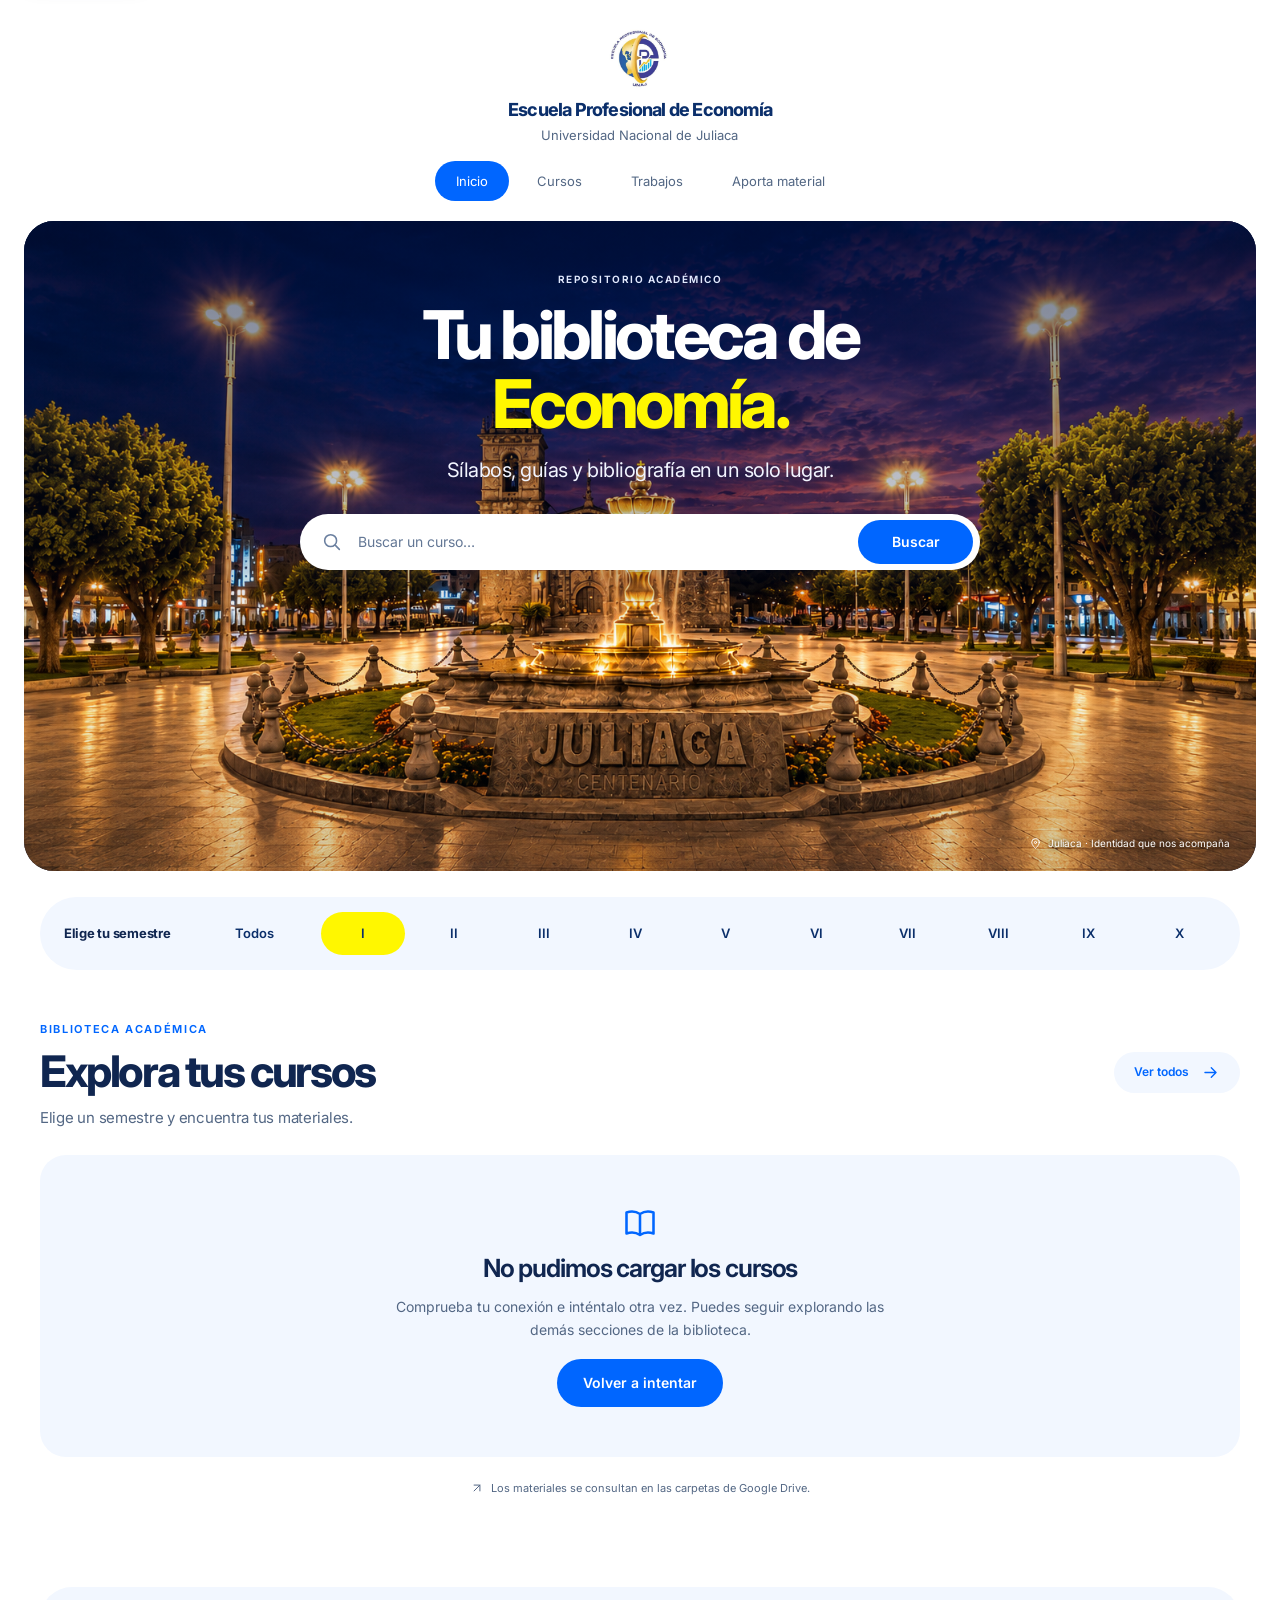
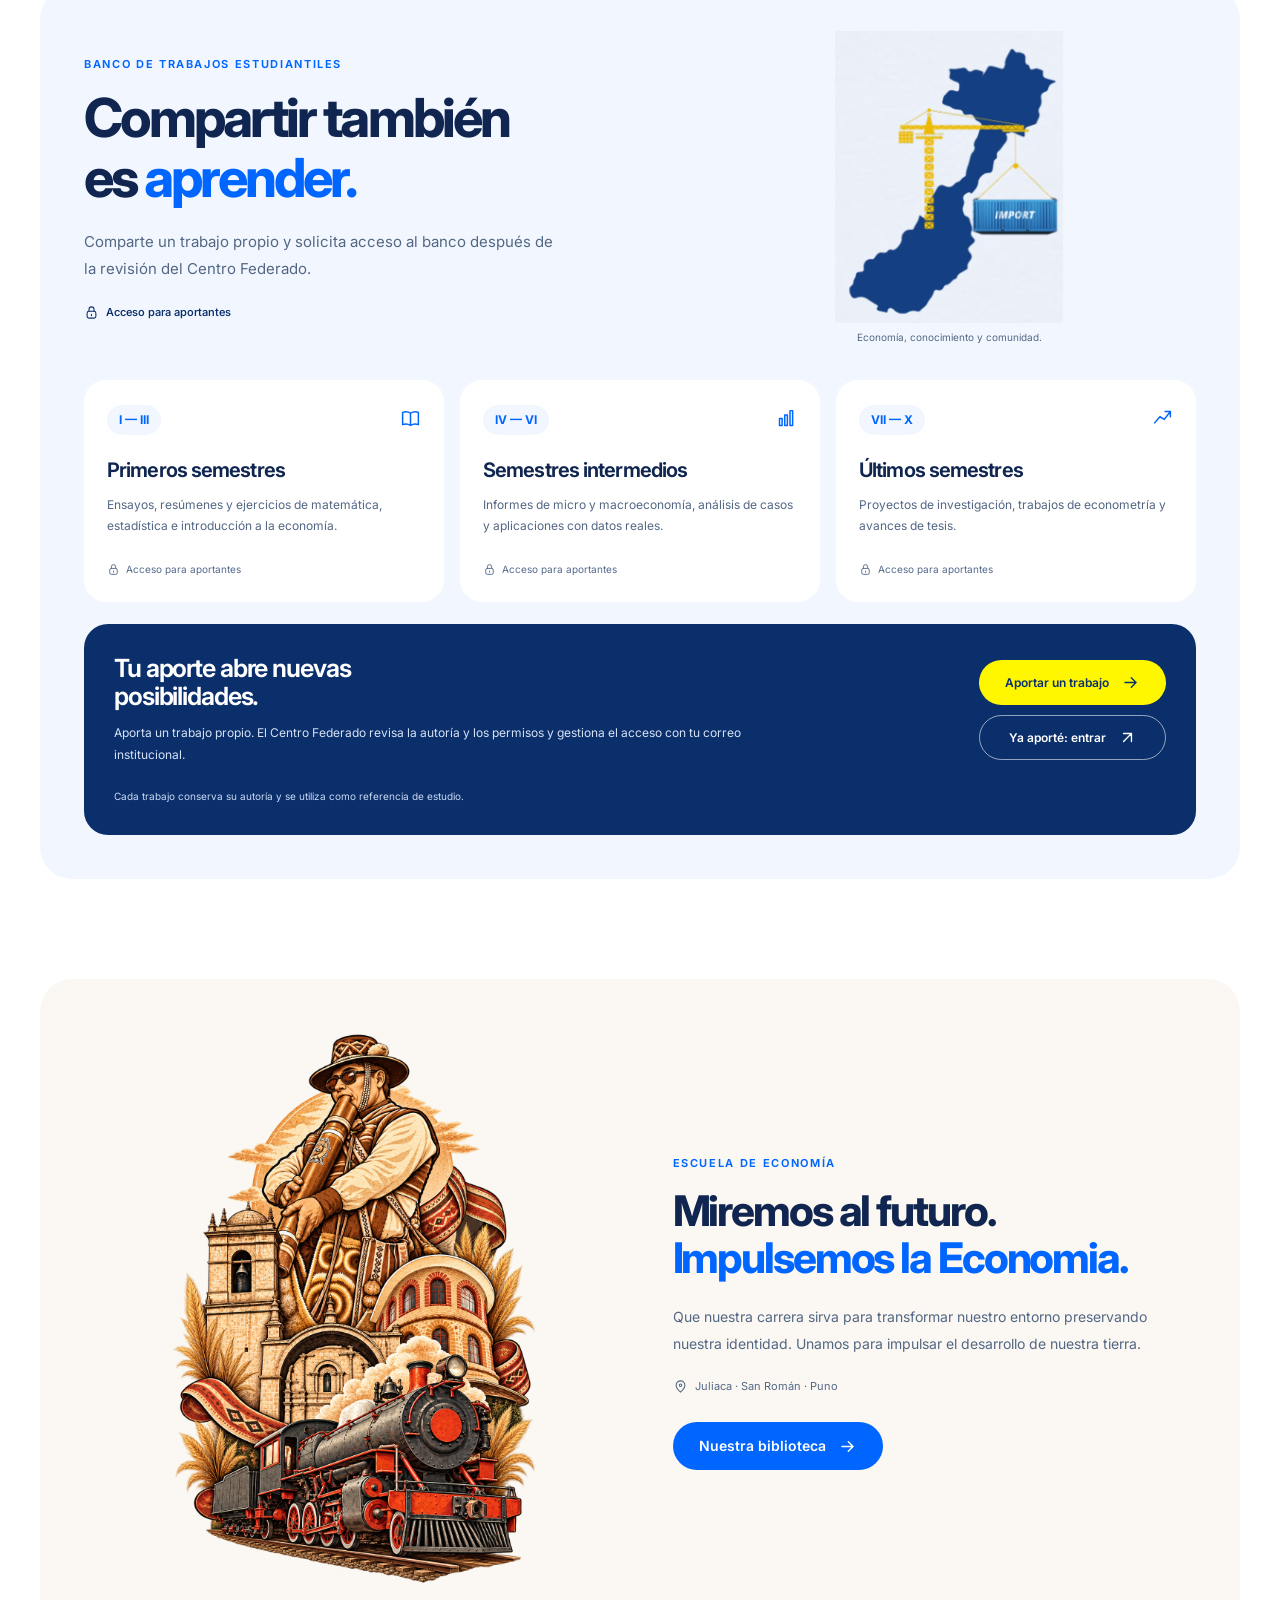
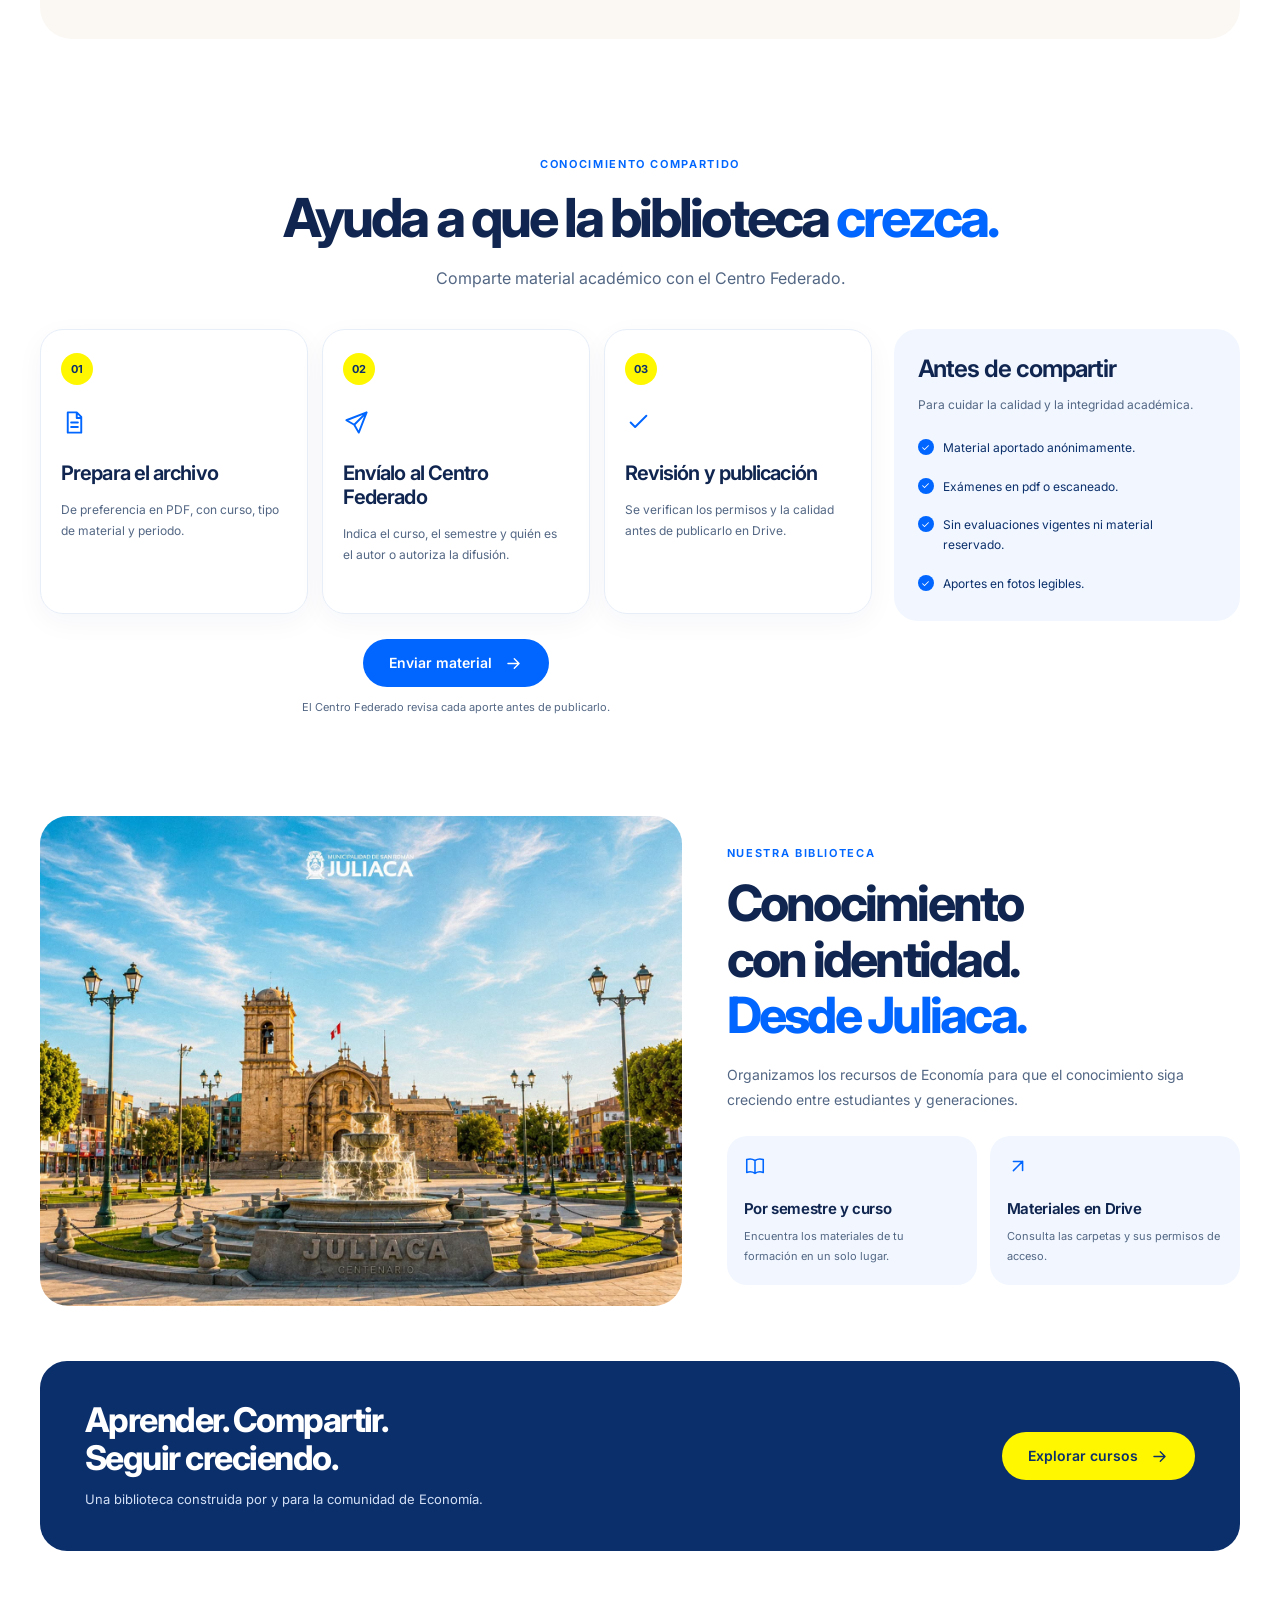
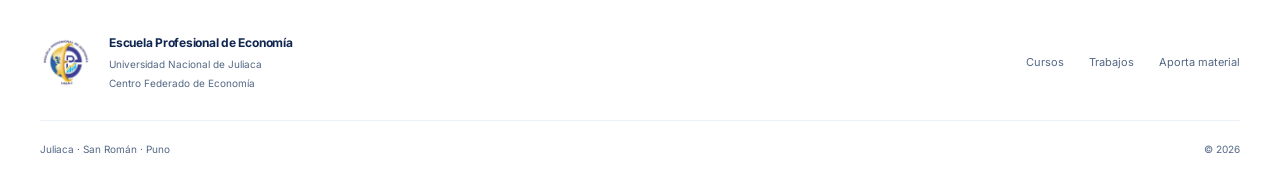
<file: index.html>
<!doctype html>
<html lang="es">
<head>
  <meta charset="utf-8">
  <meta name="viewport" content="width=device-width, initial-scale=1">
  <meta name="theme-color" content="#0B2F6B">
  <meta name="description" content="Biblioteca digital de la Escuela Profesional de Economía de la Universidad Nacional de Juliaca. Cursos, materiales académicos y conocimiento compartido.">
  <title>Biblioteca de Economía · Universidad Nacional de Juliaca</title>
  <link rel="icon" href="assets/escudo-economia.jpeg" type="image/jpeg">
  <link rel="preconnect" href="https://fonts.googleapis.com">
  <link rel="preconnect" href="https://fonts.gstatic.com" crossorigin>
  <link href="https://fonts.googleapis.com/css2?family=Inter:wght@400;450;500;550;600;650;700;750;800&display=swap" rel="stylesheet">
  <link rel="preload" as="image" href="assets/plaza-juliaca-noche.png">
  <link rel="stylesheet" href="styles.css">
  <script src="config.js?v=20261023-sync" defer></script>
  <script src="data.js?v=20261023-sync" defer></script>
  <script src="app.js?v=20261023-sync" defer></script>
</head>
<body>
  <a class="skip-link" href="#cursos">Ir a los cursos</a>
  <svg class="svg-definitions" xmlns="http://www.w3.org/2000/svg" aria-hidden="true">
    <symbol id="i-arrow" viewBox="0 0 24 24"><path d="M5 12h14m-6-6 6 6-6 6"/></symbol>
    <symbol id="i-external" viewBox="0 0 24 24"><path d="M7 17 17 7M7 7h10v10"/></symbol>
    <symbol id="i-search" viewBox="0 0 24 24"><circle cx="10.5" cy="10.5" r="6.5"/><path d="m16 16 4 4"/></symbol>
    <symbol id="i-book" viewBox="0 0 24 24"><path d="M12 6c-3-2-6-2-9-1v14c3-1 6-1 9 1 3-2 6-2 9-1V5c-3-1-6-1-9 1Zm0 0v14"/></symbol>
    <symbol id="i-file" viewBox="0 0 24 24"><path d="M14 3H6v18h12V7Zm0 0v5h4M9 12h6m-6 4h6"/></symbol>
    <symbol id="i-chart" viewBox="0 0 24 24"><path d="M4 20h3V12H4Zm6 0h3V8h-3Zm6 0h3V3h-3Z"/></symbol>
    <symbol id="i-trend" viewBox="0 0 24 24"><path d="m3 17 6-7 5 3 7-9m-6 0h6v6"/></symbol>
    <symbol id="i-data" viewBox="0 0 24 24"><path d="M4 20h16M4 20V4m3 11 4-5 4 3 5-7"/><circle cx="7" cy="15" r="1"/><circle cx="11" cy="10" r="1"/><circle cx="15" cy="13" r="1"/></symbol>
    <symbol id="i-lock" viewBox="0 0 24 24"><rect x="5" y="10" width="14" height="11" rx="3"/><path d="M8 10V7a4 4 0 0 1 8 0v3m-4 5v2"/></symbol>
    <symbol id="i-check" viewBox="0 0 24 24"><path d="m5 12 4 4L19 6"/></symbol>
    <symbol id="i-send" viewBox="0 0 24 24"><path d="m3 10 18-7-7 18-4-7Zm7 4L21 3"/></symbol>
    <symbol id="i-menu" viewBox="0 0 24 24"><path d="M4 6h16M4 12h16M4 18h16"/></symbol>
    <symbol id="i-close" viewBox="0 0 24 24"><path d="m6 6 12 12M6 18 18 6"/></symbol>
    <symbol id="i-pin" viewBox="0 0 24 24"><path d="M19 10c0 5-7 11-7 11S5 15 5 10a7 7 0 1 1 14 0Z"/><circle cx="12" cy="10" r="2"/></symbol>
  </svg>

  <div id="demoBanner" class="demo-banner" hidden>Vista de diseño · cursos de ejemplo, sin enlaces a materiales reales. <a href="index.html">Abrir biblioteca real</a></div>
  <header class="site-header" id="inicio">
    <a class="brand" href="#inicio" aria-label="Escuela Profesional de Economía, inicio">
      <img src="assets/escudo-economia.jpeg" width="68" height="68" alt="Escudo de la Escuela Profesional de Economía de la UNAJ">
      <span class="brand-copy"><strong>Escuela Profesional de Economía</strong><span>Universidad Nacional de Juliaca</span></span>
    </a>
    <button class="menu-toggle" id="menuToggle" type="button" aria-expanded="false" aria-controls="mainNav" aria-label="Abrir menú"><svg class="icon"><use href="#i-menu"/></svg></button>
    <nav class="main-nav" id="mainNav" aria-label="Navegación principal">
      <a href="#inicio" aria-current="page">Inicio</a>
      <a href="#cursos">Cursos</a>
      <a href="#trabajos">Trabajos</a>
      <a href="#aporta">Aporta material</a>
    </nav>
  </header>

  <main>
    <section class="hero page-wide" aria-labelledby="heroTitle">
      <img class="hero-image" src="assets/plaza-juliaca-noche.png" width="1536" height="1024" alt="Plaza de Juliaca de noche, con su fuente y templo iluminados" fetchpriority="high">
      <div class="hero-shade"></div>
      <div class="hero-copy">
        <span class="eyebrow light">Repositorio académico</span>
        <h1 id="heroTitle">Tu biblioteca de<br><span>Economía.</span></h1>
        <p>Sílabos, guías y bibliografía en un solo lugar.</p>
        <form class="search-form" id="searchForm" role="search">
          <label for="buscador" class="sr-only">Buscar cursos en todos los semestres</label>
          <svg class="icon search-icon" aria-hidden="true"><use href="#i-search"/></svg>
          <input id="buscador" name="q" type="search" placeholder="Buscar un curso…" autocomplete="off" maxlength="150" aria-controls="coursesGrid">
          <button class="button button-blue" type="submit">Buscar<span class="sr-only"> cursos</span></button>
        </form>
      </div>
      <p class="hero-caption"><svg class="icon" aria-hidden="true"><use href="#i-pin"/></svg>Juliaca · Identidad que nos acompaña</p>
    </section>

    <section class="courses-section container" id="cursos" aria-labelledby="coursesTitle">
      <div class="semester-selector">
        <span class="semester-label" id="semesterLabel">Elige tu semestre</span>
        <div class="semester-scroll" id="semesterScroll" role="group" aria-labelledby="semesterLabel"><!-- Generado por app.js --></div>
      </div>
      <div class="section-heading">
        <div><span class="eyebrow" id="coursesEyebrow">Biblioteca académica</span><h2 id="coursesTitle">Explora tus cursos</h2><p id="coursesDescription">Elige un semestre y encuentra tus materiales.</p></div>
        <button class="button button-soft" id="showAll" type="button">Ver todos<svg class="icon" aria-hidden="true"><use href="#i-arrow"/></svg></button>
      </div>
      <p class="results-status sr-only" id="resultsStatus" role="status" aria-live="polite" aria-atomic="true"></p>
      <div class="courses-grid" id="coursesGrid" aria-busy="true">
        <div class="state-panel"><span class="loading-dot" aria-hidden="true"></span><h3>Cargando tus cursos</h3><p>Estamos preparando la biblioteca.</p></div>
      </div>
      <p class="courses-note"><svg class="icon" aria-hidden="true"><use href="#i-external"/></svg>Los materiales se consultan en las carpetas de Google Drive.</p>
    </section>

    <section class="works-section container" id="trabajos" aria-labelledby="worksTitle">
      <div class="works-intro">
        <div class="works-copy"><span class="eyebrow">Banco de trabajos estudiantiles</span><h2 id="worksTitle">Compartir también<br>es <span class="text-blue">aprender.</span></h2><p>Comparte un trabajo propio y solicita acceso al banco después de la revisión del Centro Federado.</p><span class="access-label"><svg class="icon" aria-hidden="true"><use href="#i-lock"/></svg>Acceso para aportantes</span></div>
        <figure class="economy-figure"><div class="economy-image-wrap"><img src="assets/economia-territorio.png" width="482" height="635" loading="lazy" alt="Ilustración de una silueta territorial, una grúa y un contenedor de comercio"></div><figcaption>Economía, conocimiento y comunidad.</figcaption></figure>
      </div>
      <div class="works-grid">
        <article class="work-card"><span class="range-pill">I — III</span><svg class="icon subject-icon" aria-hidden="true"><use href="#i-book"/></svg><h3>Primeros semestres</h3><p>Ensayos, resúmenes y ejercicios de matemática, estadística e introducción a la economía.</p><span class="work-lock"><svg class="icon" aria-hidden="true"><use href="#i-lock"/></svg>Acceso para aportantes</span></article>
        <article class="work-card"><span class="range-pill">IV — VI</span><svg class="icon subject-icon" aria-hidden="true"><use href="#i-chart"/></svg><h3>Semestres intermedios</h3><p>Informes de micro y macroeconomía, análisis de casos y aplicaciones con datos reales.</p><span class="work-lock"><svg class="icon" aria-hidden="true"><use href="#i-lock"/></svg>Acceso para aportantes</span></article>
        <article class="work-card"><span class="range-pill">VII — X</span><svg class="icon subject-icon" aria-hidden="true"><use href="#i-trend"/></svg><h3>Últimos semestres</h3><p>Proyectos de investigación, trabajos de econometría y avances de tesis.</p><span class="work-lock"><svg class="icon" aria-hidden="true"><use href="#i-lock"/></svg>Acceso para aportantes</span></article>
      </div>
      <div class="works-access"><div><h3>Tu aporte abre nuevas posibilidades.</h3><p>Aporta un trabajo propio. El Centro Federado revisa la autoría y los permisos y gestiona el acceso con tu correo institucional.</p></div><div class="works-actions"><a class="button button-yellow" href="#aporta">Aportar un trabajo<svg class="icon" aria-hidden="true"><use href="#i-arrow"/></svg></a><a class="button button-outline-light" id="worksDriveLink" target="_blank" rel="noopener noreferrer">Ya aporté: entrar<svg class="icon" aria-hidden="true"><use href="#i-external"/></svg></a></div><p class="ethics-note">Cada trabajo conserva su autoría y se utiliza como referencia de estudio.</p></div>
    </section>

    <section class="culture-section container" id="identidad" aria-labelledby="cultureTitle">
      <div class="culture-art"><img src="assets/historia-juliaca.png" width="1024" height="1536" loading="lazy" alt="Ilustración cultural de Juliaca con un músico tradicional, arquitectura histórica y un tren a vapor"></div>
      <div class="culture-copy"><span class="eyebrow">Escuela de Economía</span><h2 id="cultureTitle">Miremos al futuro.<br><span class="text-blue">Impulsemos la Economia.</span></h2><p>Que nuestra carrera sirva para transformar nuestro entorno preservando nuestra identidad. Unamos para impulsar el desarrollo de nuestra tierra.</p><span class="locality"><svg class="icon" aria-hidden="true"><use href="#i-pin"/></svg>Juliaca · San Román · Puno</span><a class="button button-blue" href="#acerca">Nuestra biblioteca<svg class="icon" aria-hidden="true"><use href="#i-arrow"/></svg></a></div>
    </section>

    <section class="contribute-section container" id="aporta" aria-labelledby="contributeTitle">
      <div class="center-heading"><span class="eyebrow">Conocimiento compartido</span><h2 id="contributeTitle">Ayuda a que la biblioteca <span class="text-blue">crezca.</span></h2><p>Comparte material académico con el Centro Federado.</p></div>
      <div class="contribute-layout"><div class="contribute-main"><ol class="contribute-steps" id="guia-aporte"><li><span class="step-number">01</span><svg class="icon" aria-hidden="true"><use href="#i-file"/></svg><h3>Prepara el archivo</h3><p>De preferencia en PDF, con curso, tipo de material y periodo.</p></li><li><span class="step-number">02</span><svg class="icon" aria-hidden="true"><use href="#i-send"/></svg><h3>Envíalo al Centro Federado</h3><p>Indica el curso, el semestre y quién es el autor o autoriza la difusión.</p></li><li><span class="step-number">03</span><svg class="icon" aria-hidden="true"><use href="#i-check"/></svg><h3>Revisión y publicación</h3><p>Se verifican los permisos y la calidad antes de publicarlo en Drive.</p></li></ol><a class="button button-blue" id="contributeLink" href="#guia-aporte">Cómo aportar material<svg class="icon" aria-hidden="true"><use href="#i-arrow"/></svg></a><p class="contact-note" id="contributeNote">Coordina el envío con el Centro Federado de Economía.</p></div><aside class="criteria-card"><h3>Antes de compartir</h3><p>Para cuidar la calidad y la integridad académica.</p><ul><li>Material aportado anónimamente.</li><li>Exámenes en pdf o escaneado.</li><li>Sin evaluaciones vigentes ni material reservado.</li><li>Aportes en fotos legibles.</li></ul></aside></div>
    </section>

    <section class="about-section container" id="acerca" aria-labelledby="aboutTitle">
      <div class="about-photo"><img src="assets/plaza-juliaca-dia.jpg" width="2048" height="1154" loading="lazy" alt="Plaza de Juliaca de día, con la fuente, el templo y los jardines"></div>
      <div class="about-copy"><span class="eyebrow">Nuestra biblioteca</span><h2 id="aboutTitle">Conocimiento<br>con identidad.<br><span class="text-blue">Desde Juliaca.</span></h2><p>Organizamos los recursos de Economía para que el conocimiento siga creciendo entre estudiantes y generaciones.</p><div class="about-points"><div><svg class="icon" aria-hidden="true"><use href="#i-book"/></svg><h3>Por semestre y curso</h3><p>Encuentra los materiales de tu formación en un solo lugar.</p></div><div><svg class="icon" aria-hidden="true"><use href="#i-external"/></svg><h3>Materiales en Drive</h3><p>Consulta las carpetas y sus permisos de acceso.</p></div></div></div>
    </section>
    <section class="closing-cta container" aria-label="Continúa explorando"><div><h2>Aprender. Compartir.<br>Seguir creciendo.</h2><p>Una biblioteca construida por y para la comunidad de Economía.</p></div><a class="button button-yellow" href="#cursos">Explorar cursos<svg class="icon" aria-hidden="true"><use href="#i-arrow"/></svg></a></section>
  </main>

  <footer class="site-footer container"><div class="footer-brand"><img src="assets/escudo-economia.jpeg" width="54" height="54" alt=""><div><strong>Escuela Profesional de Economía</strong><span>Universidad Nacional de Juliaca</span><span>Centro Federado de Economía</span></div></div><nav aria-label="Enlaces del pie de página"><a href="#cursos">Cursos</a><a href="#trabajos">Trabajos</a><a href="#aporta">Aporta material</a></nav><div class="footer-bottom"><span>Juliaca · San Román · Puno</span><span id="footerYear"></span></div></footer>
  <a class="to-top" href="#inicio" aria-label="Volver al inicio" hidden>↑</a>
</body>
</html>
</file>
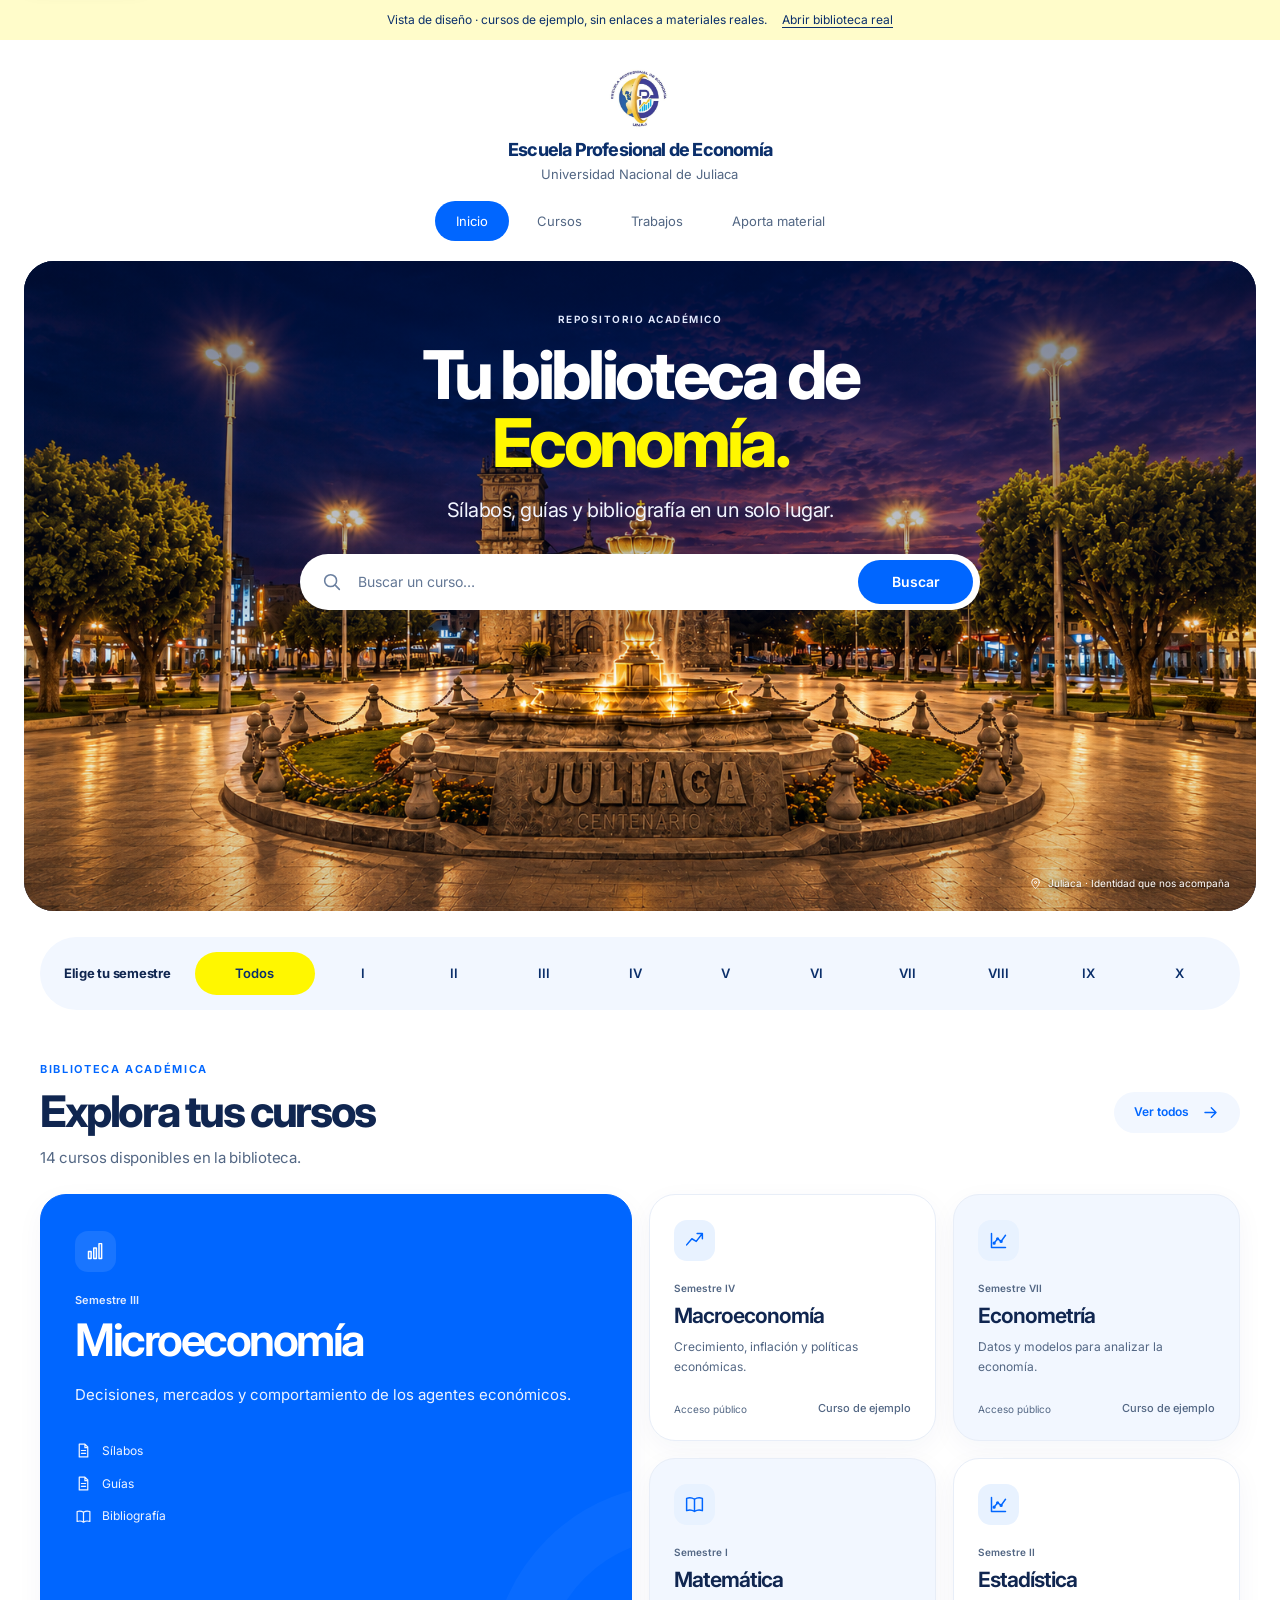
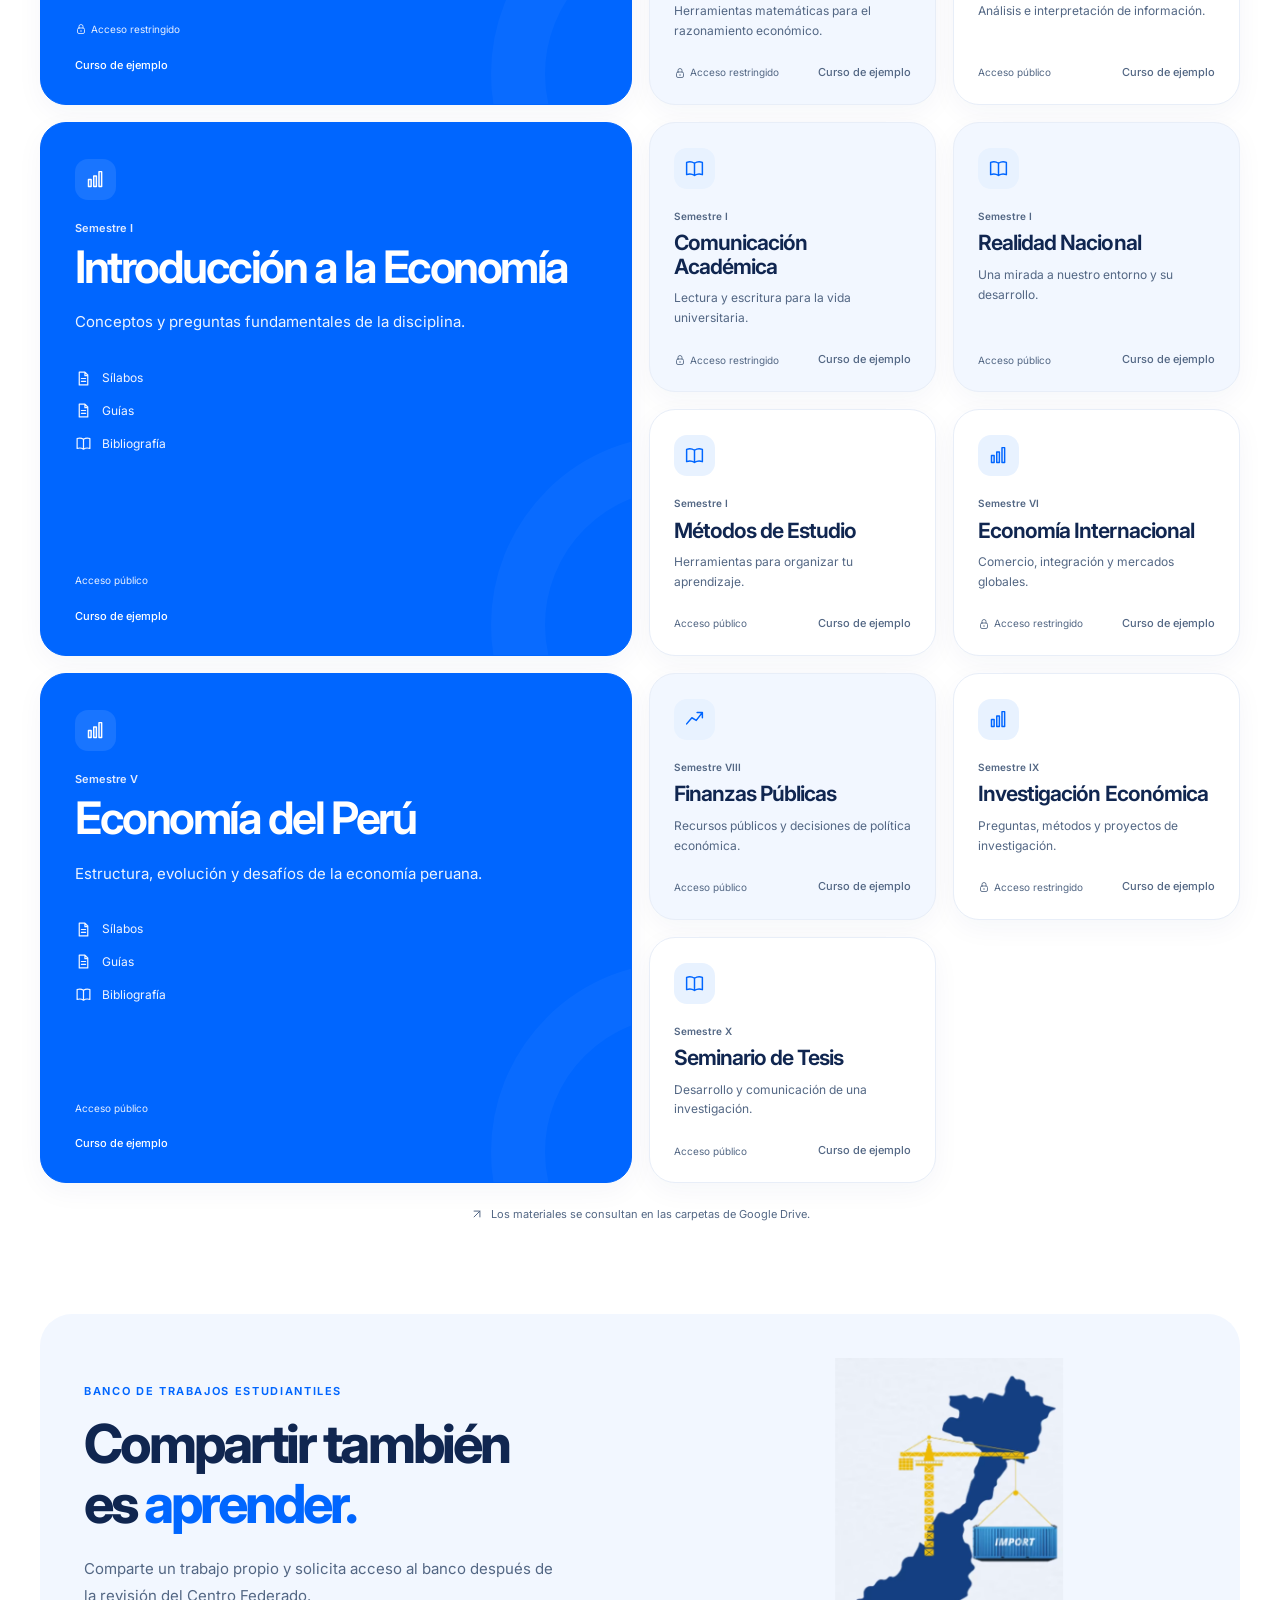
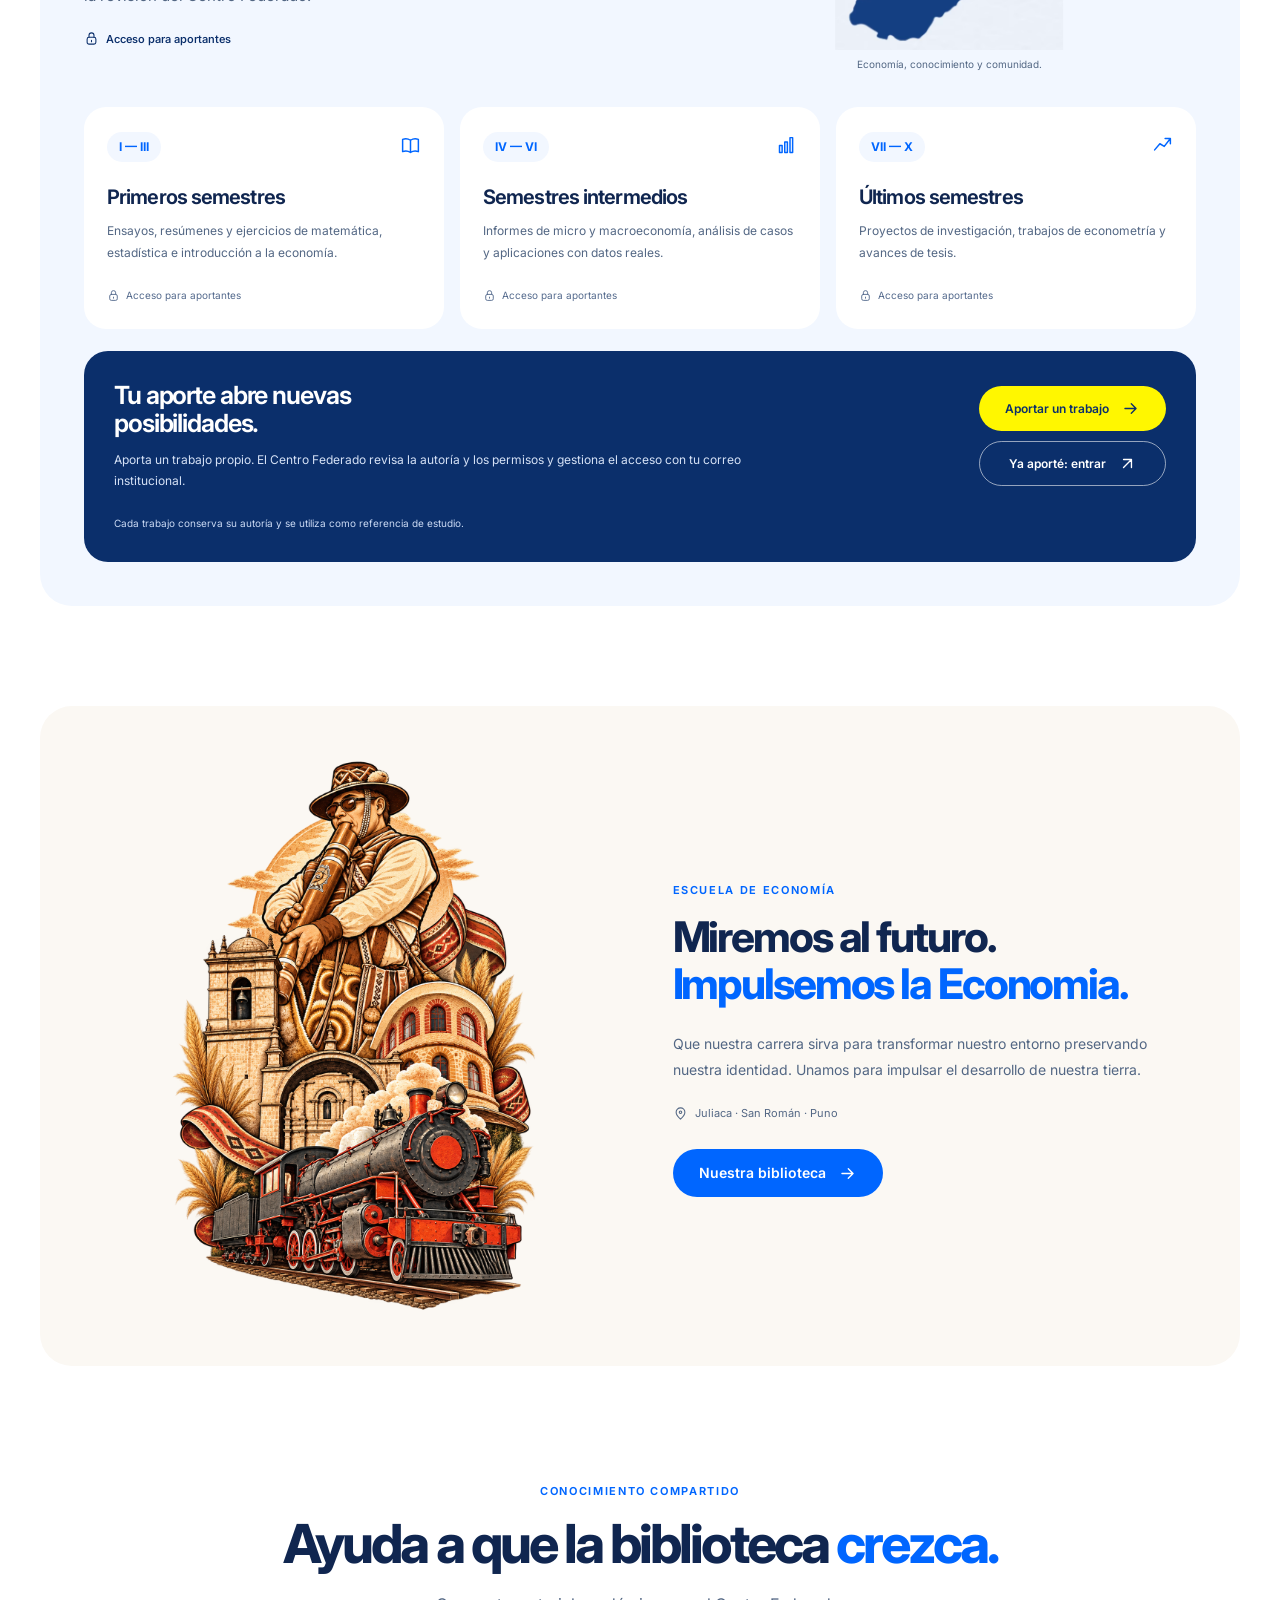
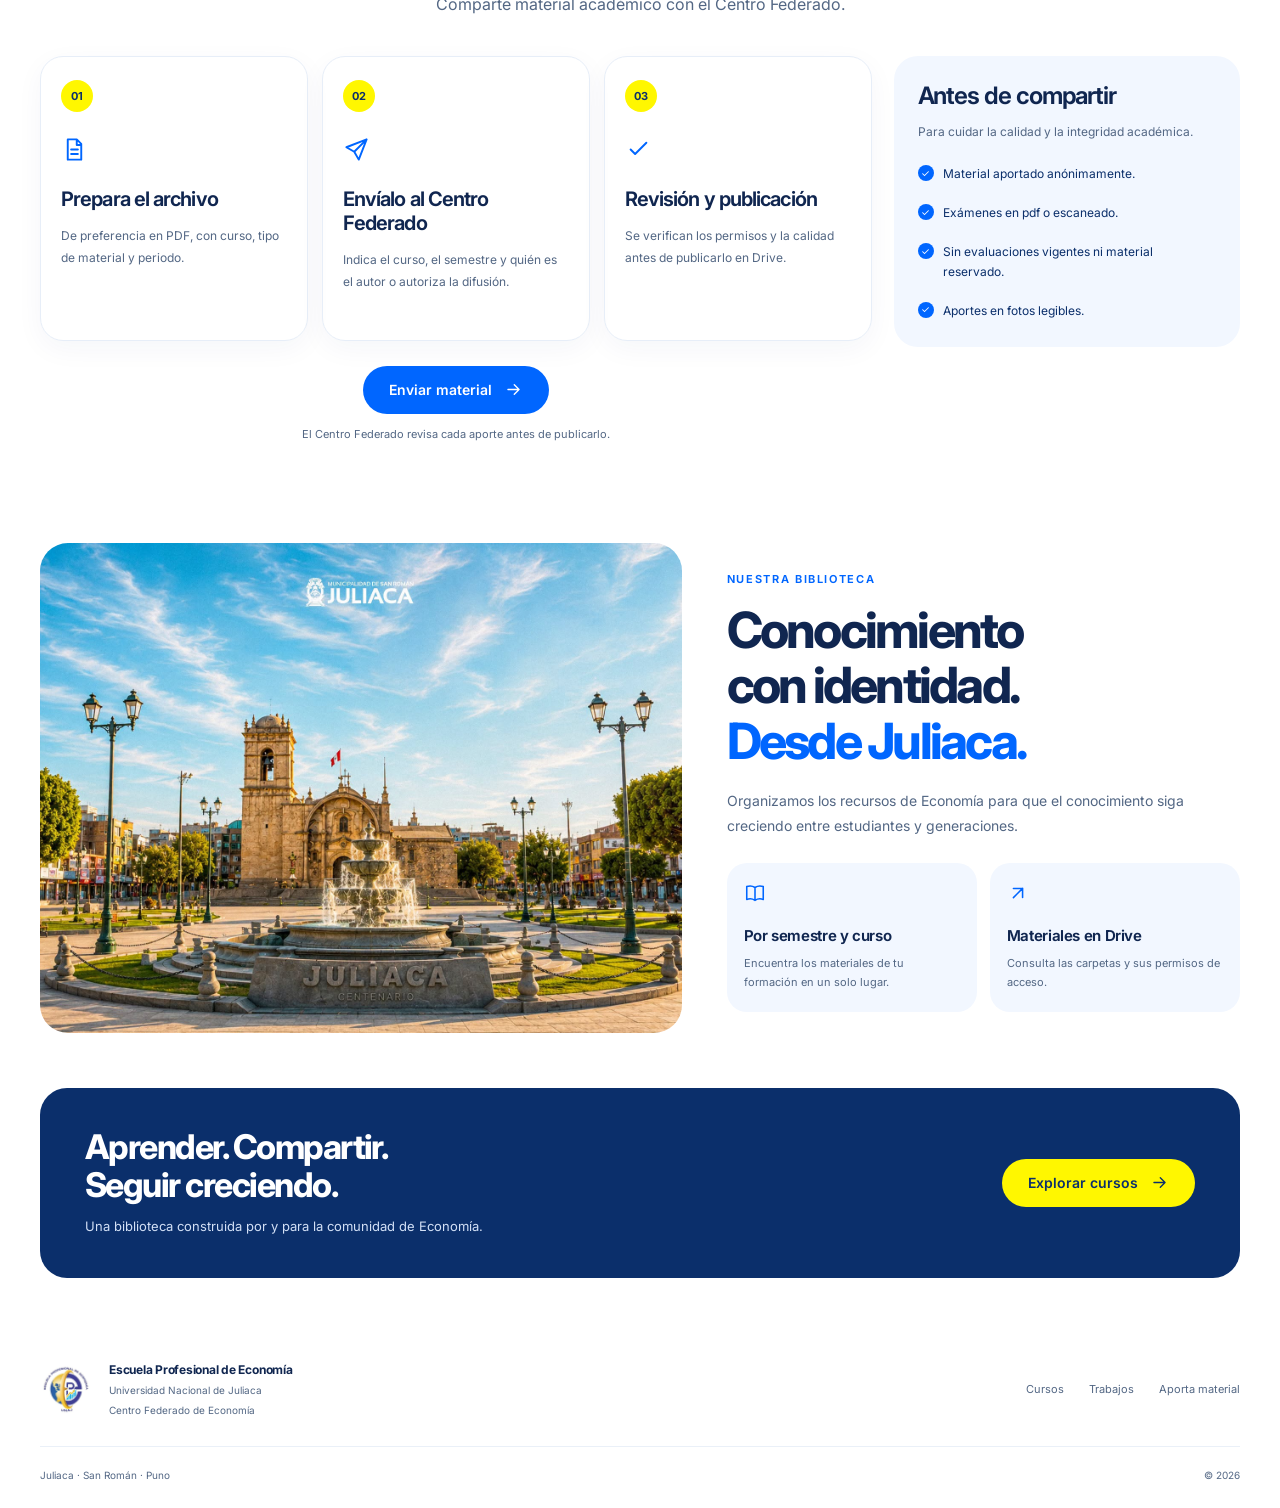
<file: vista-previa.html>
<!doctype html>
<html lang="es"><head><meta charset="utf-8"><meta name="viewport" content="width=device-width, initial-scale=1"><title>Vista de diseño · Economía UNAJ</title><script>location.replace("index.html?demo=1");</script></head><body><p><a href="index.html?demo=1">Abrir la vista de diseño con cursos de ejemplo</a></p></body></html>
</file>
<file: styles.css>
:root{--blue:#0066ff;--blue-hover:#0052cc;--yellow:#fff700;--navy:#0b2f6b;--ink:#102650;--muted:#536784;--pale:#f2f7ff;--line:#dfe8f5;--white:#fff;--radius:26px;--shadow:0 8px 28px rgba(11,47,107,.045);--content:1200px;--ease:180ms ease}
*,*::before,*::after{box-sizing:border-box}
html{scroll-behavior:smooth;scroll-padding-top:30px}
body{margin:0;color:var(--ink);background:var(--white);font-family:Inter,-apple-system,BlinkMacSystemFont,"Segoe UI",sans-serif;font-size:16px;line-height:1.65;-webkit-font-smoothing:antialiased}
[hidden]{display:none!important}
button,input{font:inherit}button,a,input{-webkit-tap-highlight-color:transparent}button,a{touch-action:manipulation}a{color:inherit;text-decoration:none}button{cursor:pointer}img{display:block;max-width:100%}h1,h2,h3,p,figure{margin:0}button{color:inherit}h1,h2,h3{line-height:1.12;letter-spacing:-.045em}h1,h2{font-weight:750}h3{font-weight:650}p{color:var(--muted)}
:focus-visible{outline:3px solid var(--blue);outline-offset:5px}.hero :focus-visible,.works-access :focus-visible,.closing-cta :focus-visible{outline-color:var(--yellow)}
.skip-link{position:fixed;top:16px;left:16px;z-index:100;display:inline-flex;align-items:center;min-height:48px;padding:12px 22px;border-radius:999px;background:var(--yellow);color:var(--navy);font-size:14px;font-weight:650;box-shadow:0 4px 18px #0b2f6b20;transform:translateY(calc(-100% - 32px))}
.skip-link:focus{transform:translateY(0)}
.sr-only{position:absolute;width:1px;height:1px;padding:0;margin:-1px;overflow:hidden;clip:rect(0,0,0,0);white-space:nowrap;border:0}.svg-definitions{position:absolute;width:0;height:0;overflow:hidden}
.icon{width:22px;height:22px;flex:none;fill:none;stroke:currentColor;stroke-width:1.7;stroke-linecap:round;stroke-linejoin:round}
.container{width:min(var(--content),calc(100% - 80px));margin-inline:auto}.page-wide{width:min(1376px,calc(100% - 48px));margin-inline:auto}
.button{min-height:48px;display:inline-flex;align-items:center;justify-content:center;gap:12px;padding:12px 25px;border:1px solid transparent;border-radius:999px;line-height:1.3;font-size:14px;font-weight:600;text-align:center;transition:background var(--ease),transform var(--ease),box-shadow var(--ease);white-space:normal}
.button-blue{background:var(--blue);color:white}.button-blue:hover{background:var(--blue-hover);box-shadow:0 5px 16px #0066ff25}.button-yellow{background:var(--yellow);color:var(--navy)}.button-yellow:hover{background:#f4ed00;box-shadow:0 5px 16px #00000010}.button-soft{background:var(--pale);color:var(--blue)}.button-soft:hover{background:#e3edff}.button-outline-light{border-color:#ffffff90;color:white;background:transparent}.button-outline-light:hover{background:#ffffff12}.button:active{transform:scale(.98)}.button .icon{width:19px;height:19px}
.eyebrow{display:inline-block;color:var(--blue);font-size:11px;font-weight:650;letter-spacing:.15em;text-transform:uppercase;margin-bottom:14px}.eyebrow.light{color:#e2eafe;font-size:10px}.text-blue{color:var(--blue)}
.site-header{position:relative;display:flex;flex-direction:column;align-items:center;padding:24px 24px 20px;gap:15px}.brand{display:flex;flex-direction:column;align-items:center;gap:7px;text-align:center}.brand img{width:68px;height:68px;object-fit:contain}.brand-copy{display:flex;flex-direction:column;gap:3px}.brand-copy strong{font-size:18px;font-weight:750;line-height:1.25;letter-spacing:-.045em;color:var(--navy)}.brand-copy>span{font-size:13px;color:var(--muted)}
.main-nav{display:flex;align-items:center;justify-content:center;gap:7px}.main-nav a{padding:9px 21px;min-height:40px;border-radius:999px;font-size:13px;line-height:22px;color:var(--muted);transition:background var(--ease),color var(--ease)}.main-nav a:hover{background:var(--pale);color:var(--blue)}.main-nav a[aria-current=page]{background:var(--blue);color:white}.menu-toggle{display:none}
.hero{isolation:isolate;position:relative;height:650px;max-height:760px;overflow:hidden;border-radius:30px;background:#041538;color:white}.hero-image,.hero-shade{position:absolute;inset:0;width:100%;height:100%;z-index:-1}.hero-image{object-fit:cover;object-position:center 64%}.hero-shade{background:linear-gradient(180deg,rgba(0,13,48,.56) 0%,rgba(0,15,50,.36) 30%,rgba(0,15,50,0) 66%,rgba(0,15,30,.18) 100%)}.hero-copy{position:relative;text-align:center;padding:43px 24px 0;max-width:900px;margin-inline:auto}.hero h1{font-size:clamp(46px,5.25vw,76px);line-height:1.015;letter-spacing:-.055em;color:white}.hero h1 span{color:var(--yellow)}.hero-copy>p{font-size:clamp(15px,1.6vw,20px);color:#f2f5ff;margin-top:16px;letter-spacing:-.025em}.search-form{display:flex;align-items:center;gap:13px;max-width:680px;margin:27px auto 0;padding:6px 7px 6px 21px;border-radius:999px;background:white;box-shadow:0 7px 35px #001d5330;text-align:left}.search-form .search-icon{color:#6a7f9f}.search-form input{min-width:0;flex:1;border:0;border-radius:6px;background:none;color:var(--ink);outline:none;height:40px;font-size:14px}.search-form input::placeholder{color:#637795;opacity:1}.search-form:focus-within{box-shadow:0 0 0 3px #fff700b0,0 7px 35px #001d5330}.search-form .button{min-width:115px;min-height:44px}.hero-caption{position:absolute;right:26px;bottom:19px;color:white;display:flex;align-items:center;gap:6px;font-size:10px;text-shadow:0 1px 5px #000}.hero-caption .icon{width:13px;height:13px}
.courses-section{padding-top:26px}.semester-selector{display:flex;align-items:center;gap:24px;padding:13px 18px 13px 24px;background:var(--pale);border-radius:999px;min-height:69px}.semester-label{flex:none;font-size:13px;font-weight:700;letter-spacing:-.02em;white-space:nowrap}.semester-scroll{display:flex;flex:1;gap:6px;overflow-x:auto;scrollbar-width:thin;scrollbar-color:#cbd9ee transparent;overscroll-behavior-inline:contain;padding:2px 0}.semester-tab{flex:1 0 44px;min-width:44px;min-height:43px;padding:8px 10px;border:0;border-radius:999px;background:transparent;font-weight:600;font-size:13px;color:var(--navy);transition:background var(--ease),color var(--ease)}.semester-tab:hover{background:#e0eaff}.semester-tab[aria-pressed=true]{background:var(--yellow);color:var(--navy)}.semester-tab.is-all{flex:1.35 0 65px}.semester-tab:focus-visible{outline-offset:-3px}
.section-heading{display:flex;align-items:center;justify-content:space-between;gap:24px;margin:44px 0 24px}.section-heading .eyebrow{margin-bottom:9px}.section-heading h2{font-size:clamp(30px,3.4vw,46px);letter-spacing:-.055em}.section-heading p{margin-top:10px;font-size:15px;letter-spacing:-.018em}.section-heading>.button{flex:none;font-size:12px;padding:10px 19px;min-height:40px}
.courses-grid{display:grid;grid-template-columns:repeat(4,minmax(0,1fr));gap:17px;grid-auto-flow:row dense;grid-auto-rows:minmax(208px,auto)}.course-card{min-width:0;position:relative;display:flex;flex-direction:column;align-items:flex-start;padding:25px 24px 23px;border:1px solid #e8eef8;border-radius:var(--radius);background:white;box-shadow:var(--shadow);transition:transform var(--ease),box-shadow var(--ease),border-color var(--ease);overflow:hidden;isolation:isolate}.course-card:nth-child(4n+3),.course-card:nth-child(4n+4){background:var(--pale)}.course-card:hover{transform:translateY(-4px);box-shadow:0 12px 32px #0b2f6b12;border-color:#cddfff}.course-icon{width:41px;height:41px;padding:10px;background:#e8f2ff;border-radius:13px;color:var(--blue);margin-bottom:19px}.course-card h3{font-size:21px;letter-spacing:-.045em;overflow-wrap:anywhere;max-width:100%;line-height:1.12}.course-card .course-description{font-size:12px;line-height:1.65;max-width:100%;margin:10px 0 15px;color:var(--muted);overflow-wrap:anywhere;display:-webkit-box;-webkit-line-clamp:4;-webkit-box-orient:vertical;overflow:hidden}.course-semester{font-size:10px;font-weight:600;color:var(--muted);margin-bottom:7px}.course-bottom{width:100%;display:flex;align-items:flex-end;justify-content:space-between;gap:10px;margin-top:auto;padding-top:7px}.course-access{font-size:10px;color:var(--muted);display:flex;align-items:center;gap:4px}.course-access .icon{width:12px;height:12px}.course-link{display:inline-flex;flex:none;align-items:center;justify-content:center;width:42px;height:42px;border-radius:50%;background:var(--blue);color:white;transition:background var(--ease),transform var(--ease)}.course-link:hover{background:var(--blue-hover);transform:translate(2px,-2px)}.course-link .icon{width:20px;height:20px}.course-link-label{display:none}.course-unavailable{font-size:11px;color:var(--muted);font-weight:500}
.course-card.featured{grid-column:span 2;grid-row:span 2;padding:36px 34px 30px;background:var(--blue);border-color:var(--blue);color:white}.course-card.featured::before{content:"";position:absolute;z-index:-1;width:380px;height:380px;border:54px solid #ffffff09;border-radius:50%;right:-240px;bottom:-160px}.featured .course-icon{color:white;background:#ffffff19}.featured .course-semester{color:#e2ecff;font-size:11px}.featured h3{font-size:clamp(30px,3.5vw,48px);line-height:1.06;letter-spacing:-.055em}.featured .course-description{color:#edf4ff;font-size:15px;line-height:1.65;margin-top:19px;-webkit-line-clamp:4}.featured .course-access{color:#e6efff}.featured .course-bottom{align-items:flex-start;gap:18px;flex-direction:column;margin-top:auto;padding-top:24px}.featured .course-link{width:auto;height:auto;min-height:47px;padding:12px 22px;gap:12px;border-radius:999px;background:var(--yellow);color:var(--navy);font-size:13px;font-weight:650}.featured .course-link:hover{background:#f4ed00}.featured .course-link-label{display:inline}.featured .course-unavailable{color:white}.resource-labels{display:flex;flex-direction:column;gap:13px;font-size:12px;color:#f1f5ff;margin-top:18px}.resource-labels span{display:flex;align-items:center;gap:10px}.resource-labels .icon{width:17px;height:17px}.courses-grid.is-compact{grid-template-columns:repeat(3,minmax(0,1fr));grid-auto-rows:minmax(300px,auto)}.is-compact .featured{grid-column:auto;grid-row:auto}.is-compact .featured h3{font-size:29px}.is-compact .featured .course-description{font-size:13px}.is-compact .resource-labels{display:none}.courses-grid[data-count="1"]{grid-template-columns:minmax(0,470px);justify-content:center;grid-auto-rows:minmax(380px,auto)}.courses-grid[data-count="2"]{grid-template-columns:repeat(2,minmax(0,1fr));max-width:850px;margin-inline:auto}.courses-note{display:flex;align-items:center;justify-content:center;gap:7px;font-size:11px;margin-top:22px}.courses-note .icon{width:14px;height:14px}.state-panel{grid-column:1/-1;display:flex;flex-direction:column;align-items:center;justify-content:center;text-align:center;gap:13px;padding:50px 24px;background:var(--pale);border-radius:var(--radius);min-height:260px}.state-panel h3{font-size:25px}.state-panel p{max-width:510px;font-size:14px}.state-panel .button{margin-top:5px}.loading-dot{width:12px;height:12px;border-radius:50%;background:var(--blue);animation:pulse 1.3s ease infinite}.empty-icon{color:var(--blue);width:36px;height:36px}
.works-section{margin-top:90px;padding:44px;background:var(--pale);border-radius:32px}.works-intro{display:grid;grid-template-columns:1.15fr 1fr;gap:50px;align-items:center}.works-copy h2{font-size:clamp(34px,4.2vw,56px);letter-spacing:-.055em}.works-copy>p{font-size:15px;max-width:480px;margin-top:20px;line-height:1.8}.access-label{display:inline-flex;align-items:center;gap:7px;margin-top:21px;font-size:11px;color:var(--navy);font-weight:550}.access-label .icon{width:15px;height:15px}.economy-figure{display:flex;flex-direction:column;align-items:center;gap:6px;justify-self:center}.economy-image-wrap{height:292px;width:260px;overflow:hidden;position:relative}.economy-image-wrap img{height:300px;width:auto;max-width:none;position:absolute;left:50%;top:-6px;transform:translateX(-50%);mix-blend-mode:multiply}.economy-figure figcaption{font-size:10px;color:var(--muted)}.works-grid{display:grid;grid-template-columns:repeat(3,minmax(0,1fr));gap:16px;margin-top:35px}.work-card{position:relative;background:white;border-radius:22px;padding:25px 23px;min-width:0}.range-pill{display:inline-block;padding:5px 12px;font-size:12px;font-weight:700;border-radius:999px;background:var(--pale);color:var(--blue)}.subject-icon{position:absolute;right:23px;top:28px;color:var(--blue);width:21px;height:21px}.work-card h3{font-size:20px;margin:24px 0 12px}.work-card p{font-size:12px;line-height:1.8}.work-lock{display:flex;align-items:center;gap:6px;font-size:10px;margin-top:24px;color:#546a8d}.work-lock .icon{width:13px;height:13px}.works-access{background:var(--navy);color:white;border-radius:24px;padding:30px;margin-top:22px;display:grid;grid-template-columns:1fr auto;gap:22px 30px;align-items:center}.works-access h3{font-size:25px;max-width:370px}.works-access p{font-size:12px;line-height:1.8;color:#d6e2f6;max-width:650px;margin-top:12px}.works-actions{display:flex;flex-direction:column;gap:10px;align-items:stretch}.works-actions .button{font-size:12px;min-height:43px}.works-access .ethics-note{grid-column:1/-1;font-size:10px;margin:0;color:#cbdaf4}
.culture-section{display:grid;grid-template-columns:1fr 1fr;gap:65px;align-items:center;margin-top:100px;padding:45px 60px;background:#fbf8f3;border-radius:32px;overflow:hidden}.culture-art{max-height:570px;display:flex;justify-content:center;align-items:center}.culture-art img{width:auto;height:570px;object-fit:contain;max-width:100%}.culture-copy h2{font-size:clamp(34px,3.3vw,46px);letter-spacing:-.05em}.culture-copy>p{margin-top:23px;font-size:14px;line-height:1.9}.locality{display:flex;align-items:center;gap:7px;font-size:11px;color:var(--muted);margin-top:20px}.locality .icon{width:15px;height:15px}.culture-copy .button{margin-top:27px}
.contribute-section{margin-top:110px}.center-heading{text-align:center;max-width:850px;margin-inline:auto}.center-heading h2{font-size:clamp(34px,4.2vw,56px);letter-spacing:-.055em}.center-heading>p{font-size:16px;margin-top:17px}.contribute-layout{display:grid;grid-template-columns:2.4fr 1fr;gap:22px;margin-top:38px;align-items:start}.contribute-main{text-align:center}.contribute-steps{list-style:none;display:grid;grid-template-columns:repeat(3,minmax(0,1fr));gap:14px;padding:0;margin:0 0 25px;text-align:left}.contribute-steps li{min-width:0;border:1px solid #e7eef8;border-radius:23px;padding:23px 20px;min-height:285px;box-shadow:var(--shadow)}.step-number{display:flex;align-items:center;justify-content:center;width:32px;height:32px;background:var(--yellow);color:var(--navy);font-size:11px;font-weight:700;border-radius:50%;margin-bottom:24px}.contribute-steps .icon{color:var(--blue);width:27px;height:27px;margin-bottom:17px}.contribute-steps h3{font-size:20px;line-height:1.2;margin-bottom:14px}.contribute-steps p{font-size:12px;line-height:1.8}.contact-note{font-size:11px;margin-top:11px}.criteria-card{padding:27px 24px;background:var(--pale);border-radius:24px}.criteria-card h3{font-size:24px}.criteria-card>p{font-size:12px;margin-top:12px}.criteria-card ul{list-style:none;padding:0;margin:23px 0 0;display:flex;flex-direction:column;gap:19px}.criteria-card li{position:relative;padding-left:25px;color:var(--navy);font-size:12px;line-height:1.65}.criteria-card li::before{content:"✓";position:absolute;left:0;top:1px;width:16px;height:16px;display:flex;align-items:center;justify-content:center;border-radius:50%;background:var(--blue);color:white;font-size:10px}
.about-section{display:grid;grid-template-columns:1.25fr 1fr;gap:45px;align-items:center;margin-top:100px}.about-photo{height:490px;border-radius:28px;overflow:hidden}.about-photo img{width:100%;height:100%;object-fit:cover;object-position:center 64%}.about-copy h2{font-size:clamp(34px,3.9vw,52px);letter-spacing:-.055em}.about-copy>p{margin-top:18px;font-size:14px;line-height:1.8}.about-points{display:grid;grid-template-columns:1fr 1fr;gap:13px;margin-top:24px}.about-points>div{padding:19px 17px;background:var(--pale);border-radius:20px}.about-points .icon{color:var(--blue);margin-bottom:16px}.about-points h3{font-size:15px;line-height:1.2;letter-spacing:-.025em}.about-points p{font-size:11px;line-height:1.75;margin-top:9px}.closing-cta{display:flex;align-items:center;justify-content:space-between;gap:35px;margin-top:55px;padding:40px 45px;color:white;background:var(--navy);border-radius:27px}.closing-cta h2{font-size:34px;letter-spacing:-.045em}.closing-cta p{color:#d3e0f6;font-size:13px;margin-top:12px}.closing-cta .button{flex:none}
.site-footer{display:grid;grid-template-columns:1fr auto;gap:28px;padding:42px 0 24px;margin-top:40px}.footer-brand{display:flex;align-items:center;gap:15px}.footer-brand img{width:54px;height:54px;object-fit:contain}.footer-brand>div{display:flex;flex-direction:column;gap:3px}.footer-brand strong{font-size:12px;letter-spacing:-.02em}.footer-brand span{font-size:10px;color:var(--muted)}.site-footer nav{display:flex;align-items:center;gap:25px;font-size:11px;color:var(--muted)}.site-footer a:hover{color:var(--blue)}.footer-bottom{grid-column:1/-1;display:flex;justify-content:space-between;gap:20px;font-size:10px;color:var(--muted);padding-top:20px;border-top:1px solid #eaf0f8}.to-top{position:fixed;right:23px;bottom:23px;display:flex;align-items:center;justify-content:center;width:44px;height:44px;background:var(--navy);color:white;border:1px solid #ffffff4d;border-radius:50%;font-size:20px;box-shadow:0 4px 20px #0b2f6b20;z-index:10}.demo-banner{padding:10px 20px;text-align:center;font-size:12px;color:var(--navy);background:#fffcca}.demo-banner a{text-decoration:underline;text-underline-offset:3px;margin-left:12px}
@keyframes pulse{50%{opacity:.3;transform:scale(.8)}}
@media(min-width:1600px){.hero{height:710px}.hero-copy{padding-top:53px}}
@media(max-width:1100px){.container{width:calc(100% - 56px)}.hero{height:595px}.hero h1{font-size:65px}.course-card{padding:22px 20px}.course-card h3{font-size:19px}.course-card.featured{padding:29px}.featured h3{font-size:38px}.works-section{padding:32px}.works-intro{gap:30px}.works-copy h2{font-size:44px}.works-access{grid-template-columns:1fr}.works-actions{flex-direction:row;align-items:center}.works-access .ethics-note{grid-column:auto}.culture-section{padding:35px;gap:30px}.culture-art,.culture-art img{height:510px}.contribute-layout{grid-template-columns:1fr}.criteria-card{display:grid;grid-template-columns:1fr 2fr;gap:0 30px}.criteria-card ul{grid-column:2;grid-row:1/3;margin-top:0;gap:14px}.criteria-card>p{max-width:220px}.about-section{gap:30px}.about-copy h2{font-size:40px}.about-photo{height:440px}}
@media(max-width:760px){html{scroll-padding-top:18px}.container{width:calc(100% - 36px)}.page-wide{width:calc(100% - 24px)}.site-header{padding:18px 50px 20px;gap:0}.brand img{width:57px;height:57px}.brand-copy strong{font-size:16px;max-width:330px}.brand-copy>span{font-size:11px}.menu-toggle{position:absolute;top:22px;right:20px;display:flex;align-items:center;justify-content:center;width:42px;height:42px;padding:8px;border:0;border-radius:50%;background:var(--pale);color:var(--navy)}.main-nav{display:none;width:100%;flex-direction:column;align-items:stretch;margin-top:17px;gap:4px}.main-nav.is-open{display:flex}.main-nav a{text-align:center;font-size:13px}.hero{height:560px;border-radius:24px}.hero-image{object-position:center bottom}.hero-shade{background:linear-gradient(180deg,#00123c9c 0%,#00123c4d 36%,transparent 70%,#00102340 100%)}.hero-copy{padding:32px 16px 0}.hero h1{font-size:clamp(40px,8vw,61px)}.eyebrow.light{font-size:9px;margin-bottom:12px}.hero-copy>p{font-size:14px;max-width:420px;margin:17px auto 0;line-height:1.5}.search-form{margin-top:22px;padding:5px 5px 5px 14px;gap:9px;max-width:480px}.search-form input{font-size:12px;height:38px}.search-form .search-icon{width:17px;height:17px}.search-form .button{font-size:12px;min-width:78px;min-height:41px;padding:10px 16px}.hero-caption{right:15px;bottom:14px;font-size:8px;max-width:95%}.hero-caption .icon{width:11px;height:11px}.courses-section{padding-top:19px}.semester-selector{padding:10px 10px 10px 17px;gap:14px;min-height:64px;overflow:hidden;border-radius:22px}.semester-label{font-size:11px;max-width:91px;white-space:normal;line-height:1.45}.semester-scroll{gap:5px;min-width:0;scrollbar-width:none}.semester-tab{flex:0 0 46px;min-height:43px;font-size:13px}.semester-tab.is-all{flex:0 0 62px}.section-heading{margin-top:32px;gap:12px;margin-bottom:18px;align-items:flex-start}.section-heading h2{font-size:clamp(28px,6vw,36px)}.section-heading p{font-size:13px;line-height:1.6;margin-top:9px}.section-heading .eyebrow{font-size:9px;margin-bottom:8px}.section-heading>.button{font-size:10px;padding:8px 13px;gap:5px;min-height:36px;white-space:nowrap;margin-top:26px}.section-heading>.button .icon{width:14px;height:14px}.courses-grid{grid-template-columns:repeat(2,minmax(0,1fr));gap:12px;grid-auto-rows:minmax(220px,auto)}.course-card{padding:20px 17px 17px;border-radius:22px}.course-card h3{font-size:18px;letter-spacing:-.045em}.course-icon{width:35px;height:35px;padding:8px;margin-bottom:16px;border-radius:11px}.course-card .course-description{font-size:11px;-webkit-line-clamp:3;line-height:1.65}.course-semester{font-size:9px}.course-bottom{gap:6px;align-items:center}.course-access{font-size:8px;line-height:1.4;max-width:74px}.course-link{width:39px;height:39px}.course-link .icon{width:18px;height:18px}.course-card.featured{grid-column:1/-1;grid-row:auto;padding:27px;min-height:335px}.featured h3{font-size:clamp(33px,8vw,47px)}.featured .course-icon{display:none}.featured .course-description{font-size:13px;max-width:430px;-webkit-line-clamp:3}.featured .course-bottom{flex-direction:row;align-items:center;flex-wrap:wrap;margin-top:19px;padding-top:9px}.featured .course-access{font-size:10px;max-width:100%;order:2}.featured .course-link{font-size:12px;min-height:45px;padding:12px 20px}.resource-labels{flex-direction:row;gap:17px;flex-wrap:wrap;font-size:10px;margin-top:14px}.resource-labels .icon{width:14px;height:14px}.courses-grid.is-compact{grid-template-columns:repeat(2,minmax(0,1fr));grid-auto-rows:minmax(235px,auto)}.is-compact .featured{grid-column:auto;min-height:0;padding:22px 18px}.is-compact .featured h3{font-size:22px}.is-compact .featured .course-description{font-size:11px}.is-compact .featured .course-bottom{flex-direction:column;align-items:flex-start;gap:12px}.is-compact .featured .course-link{font-size:10px;gap:5px;padding:9px 13px;min-height:41px}.courses-grid[data-count="1"]{grid-template-columns:minmax(0,440px)}.courses-grid[data-count="1"] .featured{padding:28px}.courses-grid[data-count="1"] .featured h3{font-size:35px}.courses-grid[data-count="2"]{grid-template-columns:repeat(2,minmax(0,1fr))}.courses-note{font-size:9px;line-height:1.6;text-align:center;align-items:flex-start}.courses-note .icon{width:12px;height:12px;margin-top:2px}.state-panel{padding:38px 18px;min-height:240px}.state-panel h3{font-size:23px}.state-panel p{font-size:12px}.works-section{margin-top:65px;padding:26px 20px;border-radius:26px}.works-intro{grid-template-columns:1fr;gap:20px}.works-copy h2{font-size:37px}.works-copy>p{font-size:13px;margin-top:17px}.economy-image-wrap{height:246px;width:220px}.economy-image-wrap img{height:250px;top:-4px}.works-grid{grid-template-columns:1fr;gap:12px;margin-top:24px}.work-card{padding:25px;min-height:205px}.work-card h3{font-size:22px;margin-top:19px}.work-card p{font-size:12px}.work-lock{margin-top:18px}.works-access{padding:26px 22px;gap:22px}.works-access h3{font-size:28px}.works-actions{align-items:stretch;flex-direction:column}.works-access p{font-size:12px}.works-access .ethics-note{font-size:10px}.culture-section{grid-template-columns:1fr;gap:26px;margin-top:65px;padding:25px 25px 35px;border-radius:26px}.culture-art{height:415px}.culture-art img{height:415px}.culture-copy h2{font-size:36px}.culture-copy>p{font-size:13px;margin-top:18px}.culture-copy .button{font-size:12px;margin-top:23px}.contribute-section{margin-top:75px}.center-heading h2{font-size:36px}.center-heading>p{font-size:14px}.contribute-layout{margin-top:27px;gap:20px}.contribute-steps{grid-template-columns:1fr;gap:12px}.contribute-steps li{padding:25px;min-height:220px}.contribute-steps h3{font-size:23px}.contribute-steps p{font-size:13px;max-width:370px}.step-number{float:right;margin-bottom:0}.contribute-steps .icon{width:29px;height:29px;margin:3px 0 26px}.criteria-card{display:block;padding:27px}.criteria-card>p{max-width:none}.criteria-card ul{margin-top:24px;gap:17px}.criteria-card li{font-size:13px}.contact-note{font-size:11px}.about-section{grid-template-columns:1fr;gap:28px;margin-top:65px}.about-photo{height:320px;border-radius:24px}.about-copy{padding:0 7px}.about-copy h2{font-size:40px}.about-copy>p{font-size:13px}.about-points{gap:12px}.about-points>div{padding:20px}.closing-cta{flex-direction:column;align-items:flex-start;gap:24px;padding:30px;margin-top:40px;border-radius:25px}.closing-cta h2{font-size:33px}.closing-cta p{font-size:12px;max-width:320px}.site-footer{grid-template-columns:1fr;padding-top:20px;gap:25px;margin-top:35px}.footer-brand strong{font-size:11px}.footer-brand img{width:48px;height:48px}.footer-brand span{font-size:10px}.site-footer nav{gap:24px;padding-left:3px;font-size:11px}.footer-bottom{font-size:9px;padding-top:17px}.to-top{right:14px;bottom:14px;width:40px;height:40px}.demo-banner{font-size:10px;line-height:1.7}.demo-banner a{margin-left:5px}}
@media(max-width:380px){.container{width:calc(100% - 28px)}.site-header{padding-inline:45px}.brand-copy strong{font-size:14px}.brand-copy>span{font-size:10px}.menu-toggle{right:11px;width:37px;height:37px}.hero{height:535px}.hero h1{font-size:39px}.hero-copy{padding-inline:13px}.hero-copy>p{font-size:12px}.search-form{gap:7px;padding-left:12px}.search-form .button{min-width:69px;padding-inline:13px;font-size:11px}.search-form input{font-size:11px}.section-heading h2{font-size:27px}.section-heading>.button{padding-inline:10px;font-size:9px}.course-card{padding:18px 14px}.course-card h3{font-size:16px}.course-access{font-size:8px;max-width:64px}.featured .course-bottom{gap:15px}.featured .course-access{order:0}.culture-copy h2{font-size:32px}.works-copy h2{font-size:33px}.about-points>div{padding:18px 15px}.resource-labels{gap:12px}}
@media(prefers-reduced-motion:reduce){html{scroll-behavior:auto}*,*::before,*::after{animation:none!important;transition:none!important;scroll-behavior:auto!important}}
</file>
